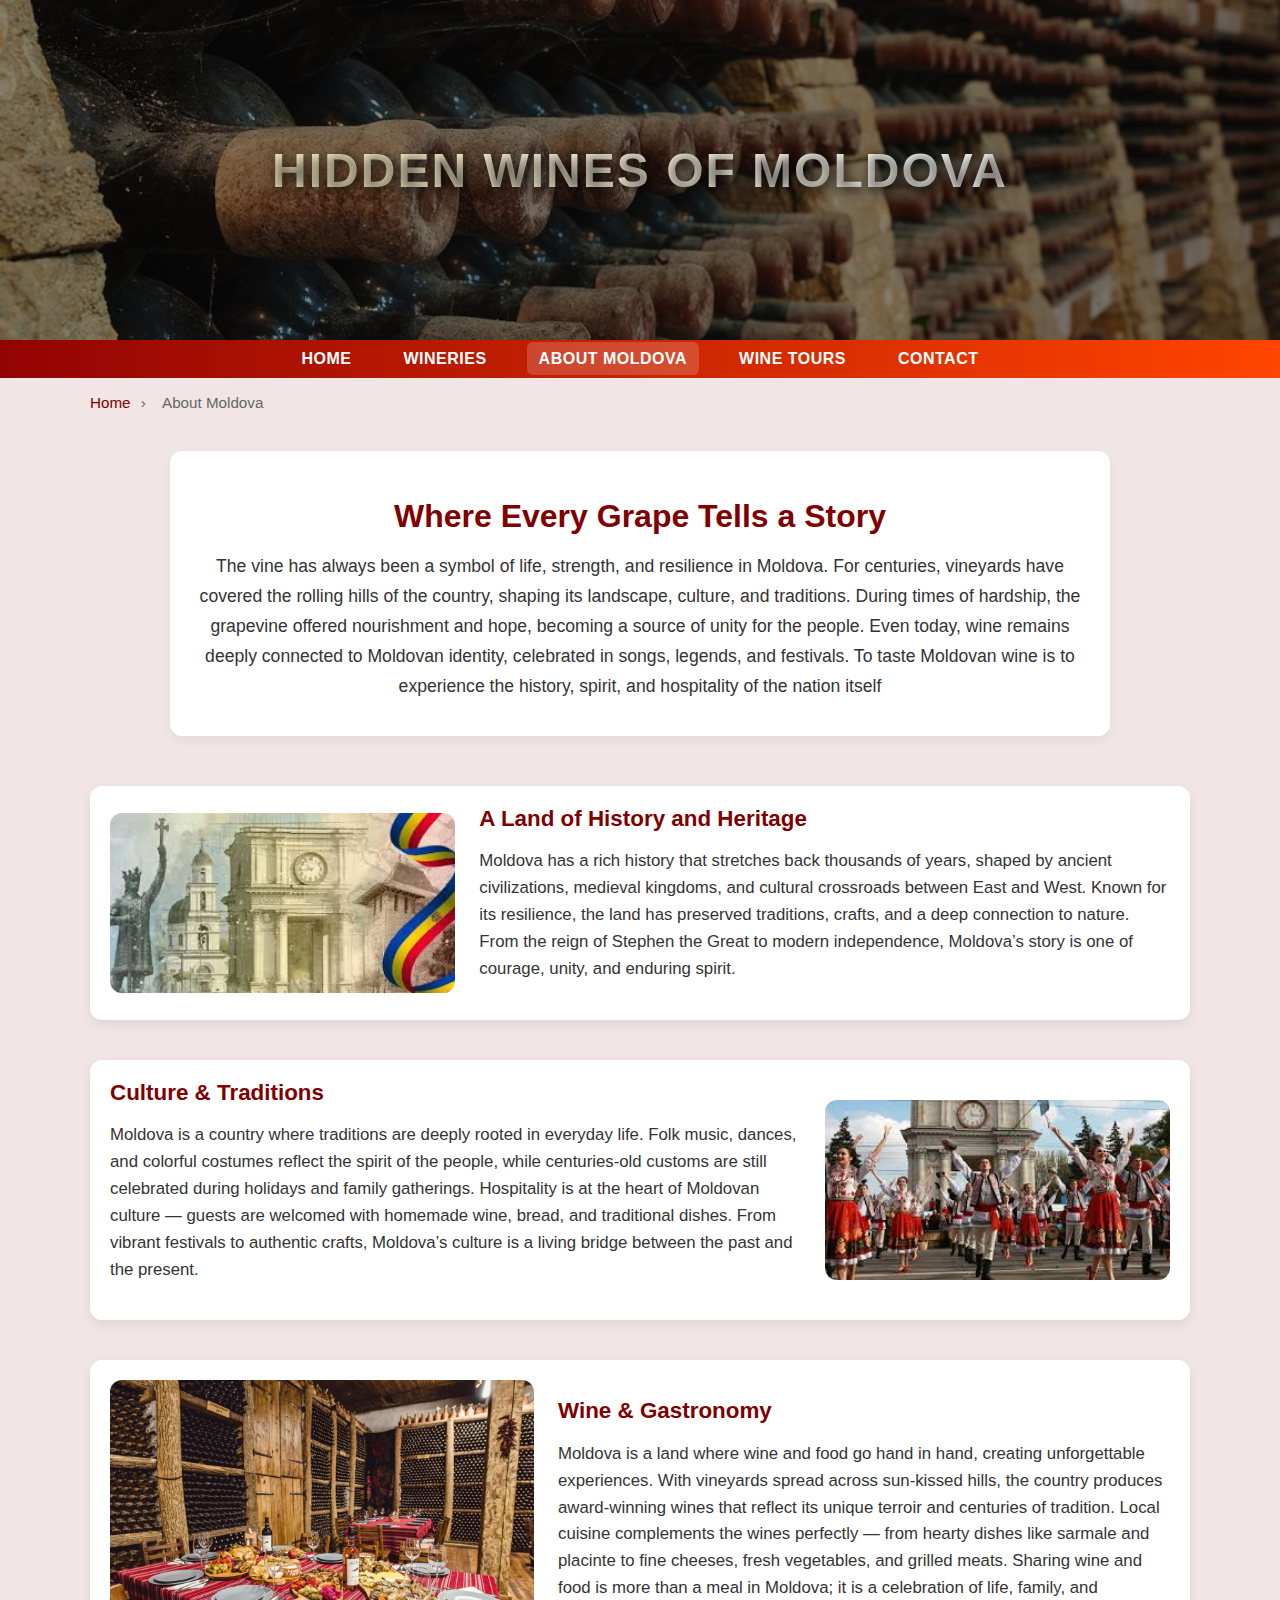
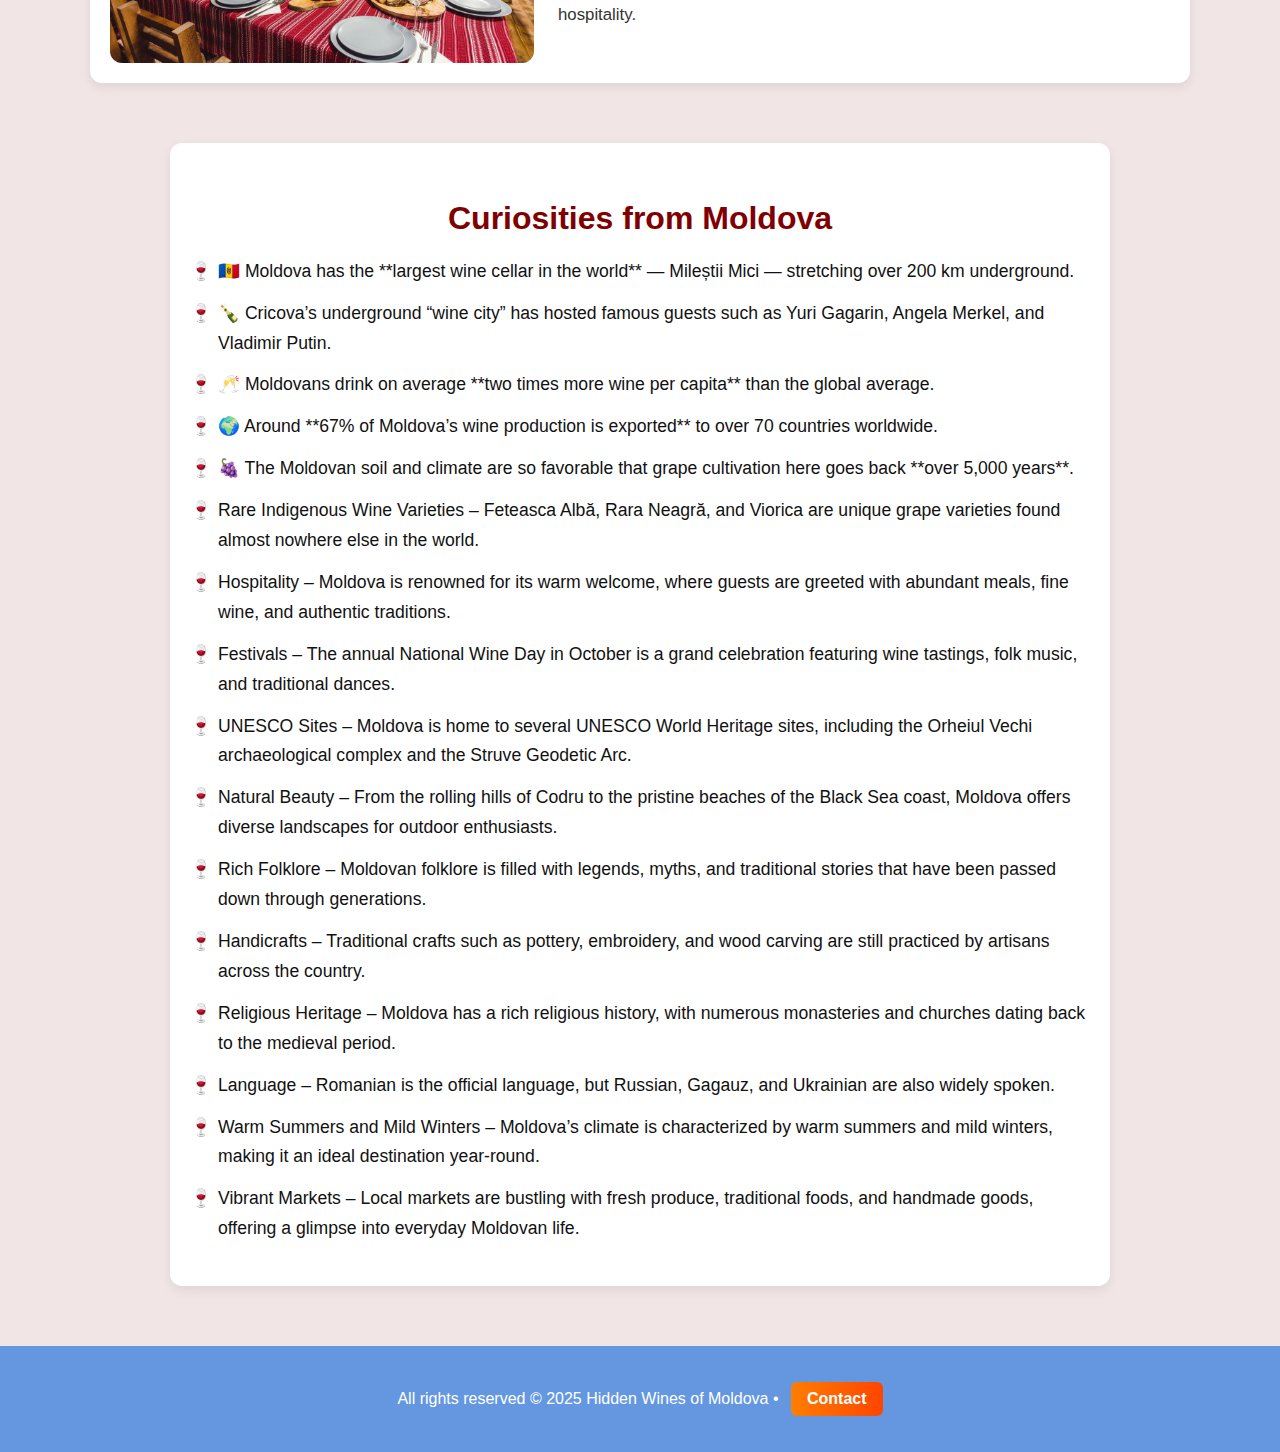
<file: about.html>
<!doctype html>
<html lang="en">
<head>
  <meta charset="utf-8" >
  <meta name="viewport" content="width=device-width, initial-scale=1" />
  <title>About Moldova • Hidden Wines Moldova</title>
  <meta name="description" content="Discover Moldova's history, culture, and winemaking traditions.">
  <link rel="stylesheet" href="styles.css" />
</head>
<body class="about-page">
 
  <header class="hero-header">
  <div class="hero-overlay">
    <h1>Hidden Wines of Moldova</h1>
  </div>
</header>

    <nav class="main-nav">
      <ul>
        <li><a href="index.html">Home</a></li>
        <li><a href="wineries.html">Wineries</a></li>
        <li><a href="about.html" class="active">About Moldova</a></li>
        <li><a href="wine-tours.html">Wine Tours</a></li>
        <li><a href="contact.html">Contact</a></li>

      </ul>
    </nav>
  </header>

  <main>
    <!-- Breadcrumb -->
    <nav class="breadcrumb" aria-label="Breadcrumb">
      <a href="index.html">Home</a> <span>›</span> <span>About Moldova</span>
    </nav>

    <!-- Section : Intro -->
    <section class="about-intro">
      <h2>Where Every Grape Tells a Story</h2>
      <p>
       The vine has always been a symbol of life, strength, and resilience in Moldova.
        For centuries, vineyards have covered the rolling hills of the country, shaping its landscape, culture,
         and traditions. During times of hardship, the grapevine offered nourishment and hope, becoming a source of
          unity for the people. Even today, wine remains deeply connected to Moldovan identity, celebrated in songs, 
          legends, and festivals. To taste Moldovan wine is to experience the history, spirit, and hospitality of the 
          nation itself
      </p>
    
    </section>
    <!-- Section culture -->
     <section class="about-cells">
  <div class="about-cell">
    <img src="images/history.jpg" alt="Medieval fortress in Moldova" class="about-img">
    <div class="about-text">
      <h3>A Land of History and Heritage</h3>
      <p>
       Moldova has a rich history that stretches back thousands of years, shaped by ancient civilizations,
        medieval kingdoms, and cultural crossroads between East and West. Known for its resilience, the land has 
        preserved traditions, crafts, and a deep connection to nature. From the reign of Stephen the Great to modern 
        independence, Moldova’s story is one of courage, unity, and enduring spirit.
      </p>
    </div>
  </div>

  <div class="about-cell">
    <img src="images/culture.jpg" alt="Traditional Moldovan dance" class="about-img">
    <div class="about-text">
      <h3>Culture & Traditions</h3>
      <p>
       Moldova is a country where traditions are deeply rooted in everyday life. Folk music, dances, and colorful
        costumes reflect the spirit of the people, while centuries-old customs are still celebrated during holidays 
        and family gatherings. Hospitality is at the heart of Moldovan culture — guests are welcomed with homemade wine, 
        bread, and traditional dishes. From vibrant festivals to authentic crafts, Moldova’s culture is a living bridge 
        between the past and the present.
      </p>
    </div>
  </div>

  <div class="about-cell">
    <img src="images/wine.jpeg" alt="Moldovan wine and traditional food" class="about-img">
    <div class="about-text">
      <h3>Wine & Gastronomy</h3>
      <p>
       Moldova is a land where wine and food go hand in hand, creating unforgettable experiences. 
       With vineyards spread across sun-kissed hills, the country produces award-winning wines that reflect its unique
        terroir and centuries of tradition. Local cuisine complements the wines perfectly — from hearty dishes like
         sarmale and placinte to fine cheeses, fresh vegetables, and grilled meats. Sharing wine and food is more than
          a meal in Moldova; it is a celebration of life, family, and hospitality.
      </p>
    </div>
  </div>
</section>

<!-- Section curiosities -->
<section class="wine-facts">
  <h2> Curiosities from Moldova</h2>
  <ul>
    <li>🇲🇩 Moldova has the **largest wine cellar in the world** — Mileștii Mici — stretching over 200 km underground.</li>
    <li>🍾 Cricova’s underground “wine city” has hosted famous guests such as Yuri Gagarin, Angela Merkel, and Vladimir Putin.</li>
    <li>🥂 Moldovans drink on average **two times more wine per capita** than the global average.</li>
    <li>🌍 Around **67% of Moldova’s wine production is exported** to over 70 countries worldwide.</li>
    <li>🍇 The Moldovan soil and climate are so favorable that grape cultivation here goes back **over 5,000 years**.</li>
    <li>Rare Indigenous Wine Varieties – Feteasca Albă, Rara Neagră, and Viorica are unique grape varieties found almost nowhere else in the world.</li>
    <li>Hospitality – Moldova is renowned for its warm welcome, where guests are greeted with abundant meals, fine wine, and authentic traditions.</li>
    <li>Festivals – The annual National Wine Day in October is a grand celebration featuring wine tastings, folk music, and traditional dances.</li>
    <li>UNESCO Sites – Moldova is home to several UNESCO World Heritage sites, including the Orheiul Vechi archaeological complex and the Struve Geodetic Arc.</li>
    <li>Natural Beauty – From the rolling hills of Codru to the pristine beaches of the Black Sea coast, Moldova offers diverse landscapes for outdoor enthusiasts.</li>  
    <li>Rich Folklore – Moldovan folklore is filled with legends, myths, and traditional stories that have been passed down through generations.</li>
    <li>Handicrafts – Traditional crafts such as pottery, embroidery, and wood carving are still practiced by artisans across the country.</li>
    <li>Religious Heritage – Moldova has a rich religious history, with numerous monasteries and churches dating back to the medieval period.</li>
    <li>Language – Romanian is the official language, but Russian, Gagauz, and Ukrainian are also widely spoken.</li>
    <li>Warm Summers and Mild Winters – Moldova’s climate is characterized by warm summers and mild winters, making it an ideal destination year-round.</li>
    <li>Vibrant Markets – Local markets are bustling with fresh produce, traditional foods, and handmade goods, offering a glimpse into everyday Moldovan life.</li>  

  </ul>
</section>

  </main>
<footer class="site-footer">
  <p>All rights reserved &copy; 2025 Hidden Wines of Moldova • 
    <a href="contact.html" class="footer-btn">Contact</a>
  </p>
</footer>


</body>
</html>
</file>
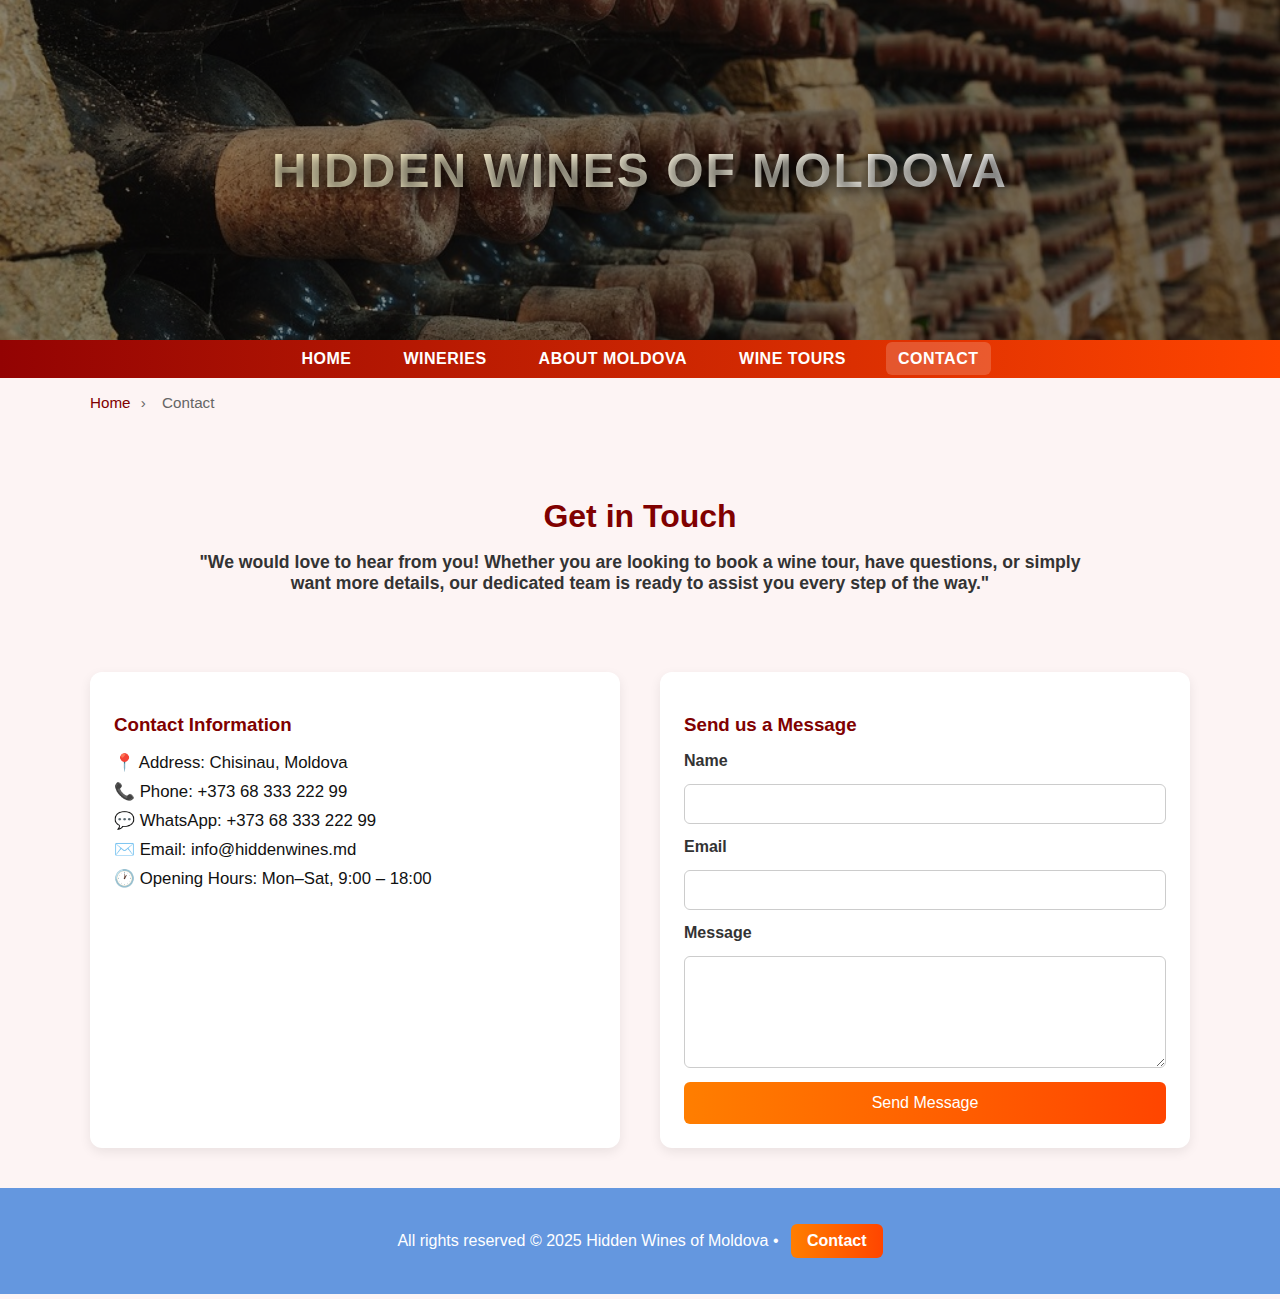
<file: contact.html>
<!doctype html>
<html lang="en">
<head>
  <meta charset="utf-8" >
  <meta name="viewport" content="width=device-width, initial-scale=1" />
  <title>Contact • Hidden Wines of Moldova</title>
  <meta name="description" content="Get in touch with Hidden Wines of Moldova for tours, bookings, and questions.">
  <link rel="stylesheet" href="styles.css" />
</head>
<body class="contact-page">
  <header class="hero-header">
  <div class="hero-overlay">
    <h1>Hidden Wines of Moldova</h1>
  </div>
</header>

    <nav class="main-nav">
      <ul>
        <li><a href="index.html">Home</a></li>
        <li><a href="wineries.html">Wineries</a></li>
        <li><a href="about.html">About Moldova</a></li>
        <li><a href="wine-tours.html">Wine Tours</a></li>
        <li><a href="contact.html" class="active" aria-current="page">Contact</a></li>
      </ul>
    </nav>
  </header>

  <main>
    <!-- Breadcrumb -->
    <nav class="breadcrumb" aria-label="Breadcrumb">
      <a href="index.html">Home</a> <span>›</span> <span>Contact</span>
    </nav>

    <!-- Section Contact -->
    <section class="contact-hero">
      <h2>Get in Touch</h2>
      <p><strong>"We would love to hear from you! Whether you are looking to book a wine tour, have questions, or simply want more details,
         our dedicated team is ready to assist you every step of the way."</strong></p>
    </section>

    <section class="contact-container">
      <div class="contact-info">
        <h3>Contact Information</h3>
        <p>📍 Address: Chisinau, Moldova</p>
        <p>📞 Phone: +373 68 333 222 99</p>
        <p>💬 WhatsApp: +373 68 333 222 99</p>
        <p>✉️ Email: info@hiddenwines.md</p>
        <p>🕐 Opening Hours: Mon–Sat, 9:00 – 18:00</p>
      </div>

      <div class="contact-form">
        <h3>Send us a Message</h3>
        <form action="#" method="post">
          <label for="name">Name</label>
          <input type="text" id="name" name="name" required>

          <label for="email">Email</label>
          <input type="email" id="email" name="email" required>

          <label for="message">Message</label>
          <textarea id="message" name="message" rows="5" required></textarea>

          <button type="submit">Send Message</button>
        </form>
      </div>
    </section>
  </main>

<footer class="site-footer">
  <p>All rights reserved &copy; 2025 Hidden Wines of Moldova • 
    <a href="contact.html" class="footer-btn">Contact</a>
  </p>
</footer>


</body>
</html>
</file>
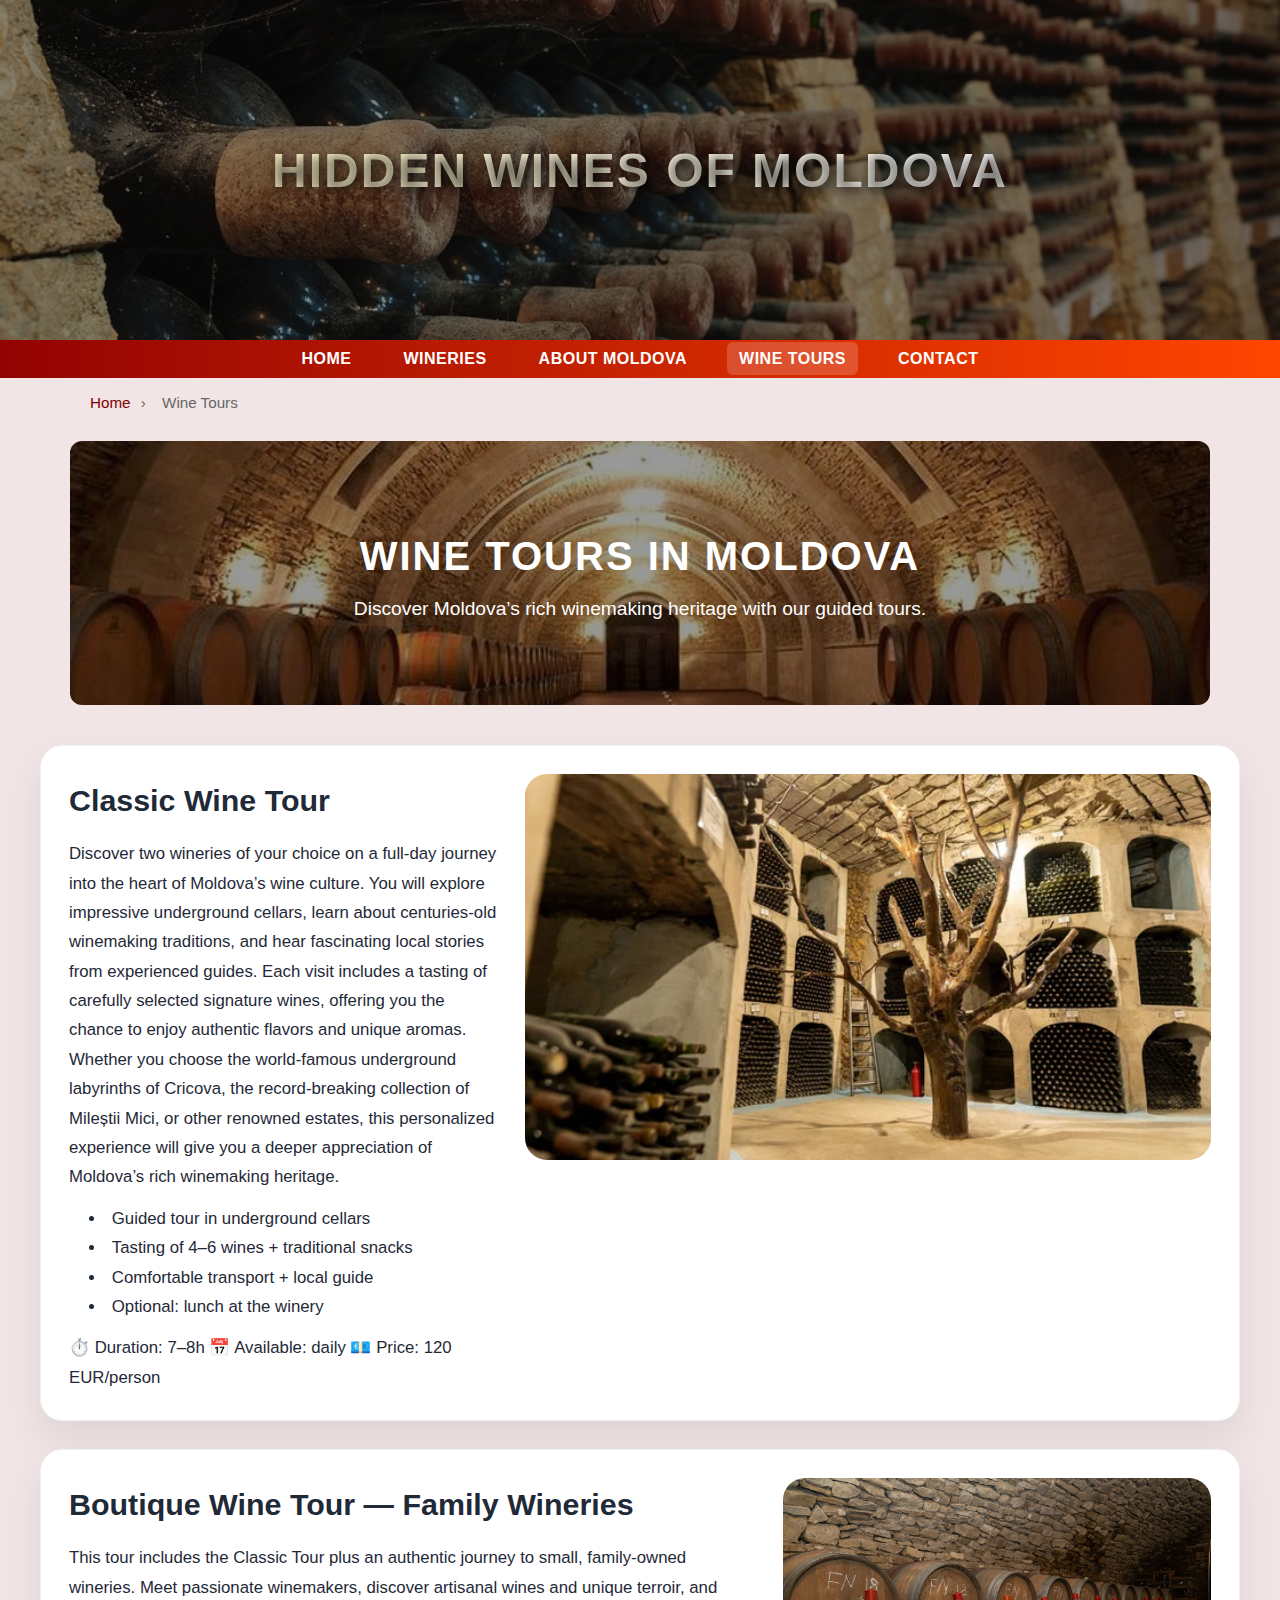
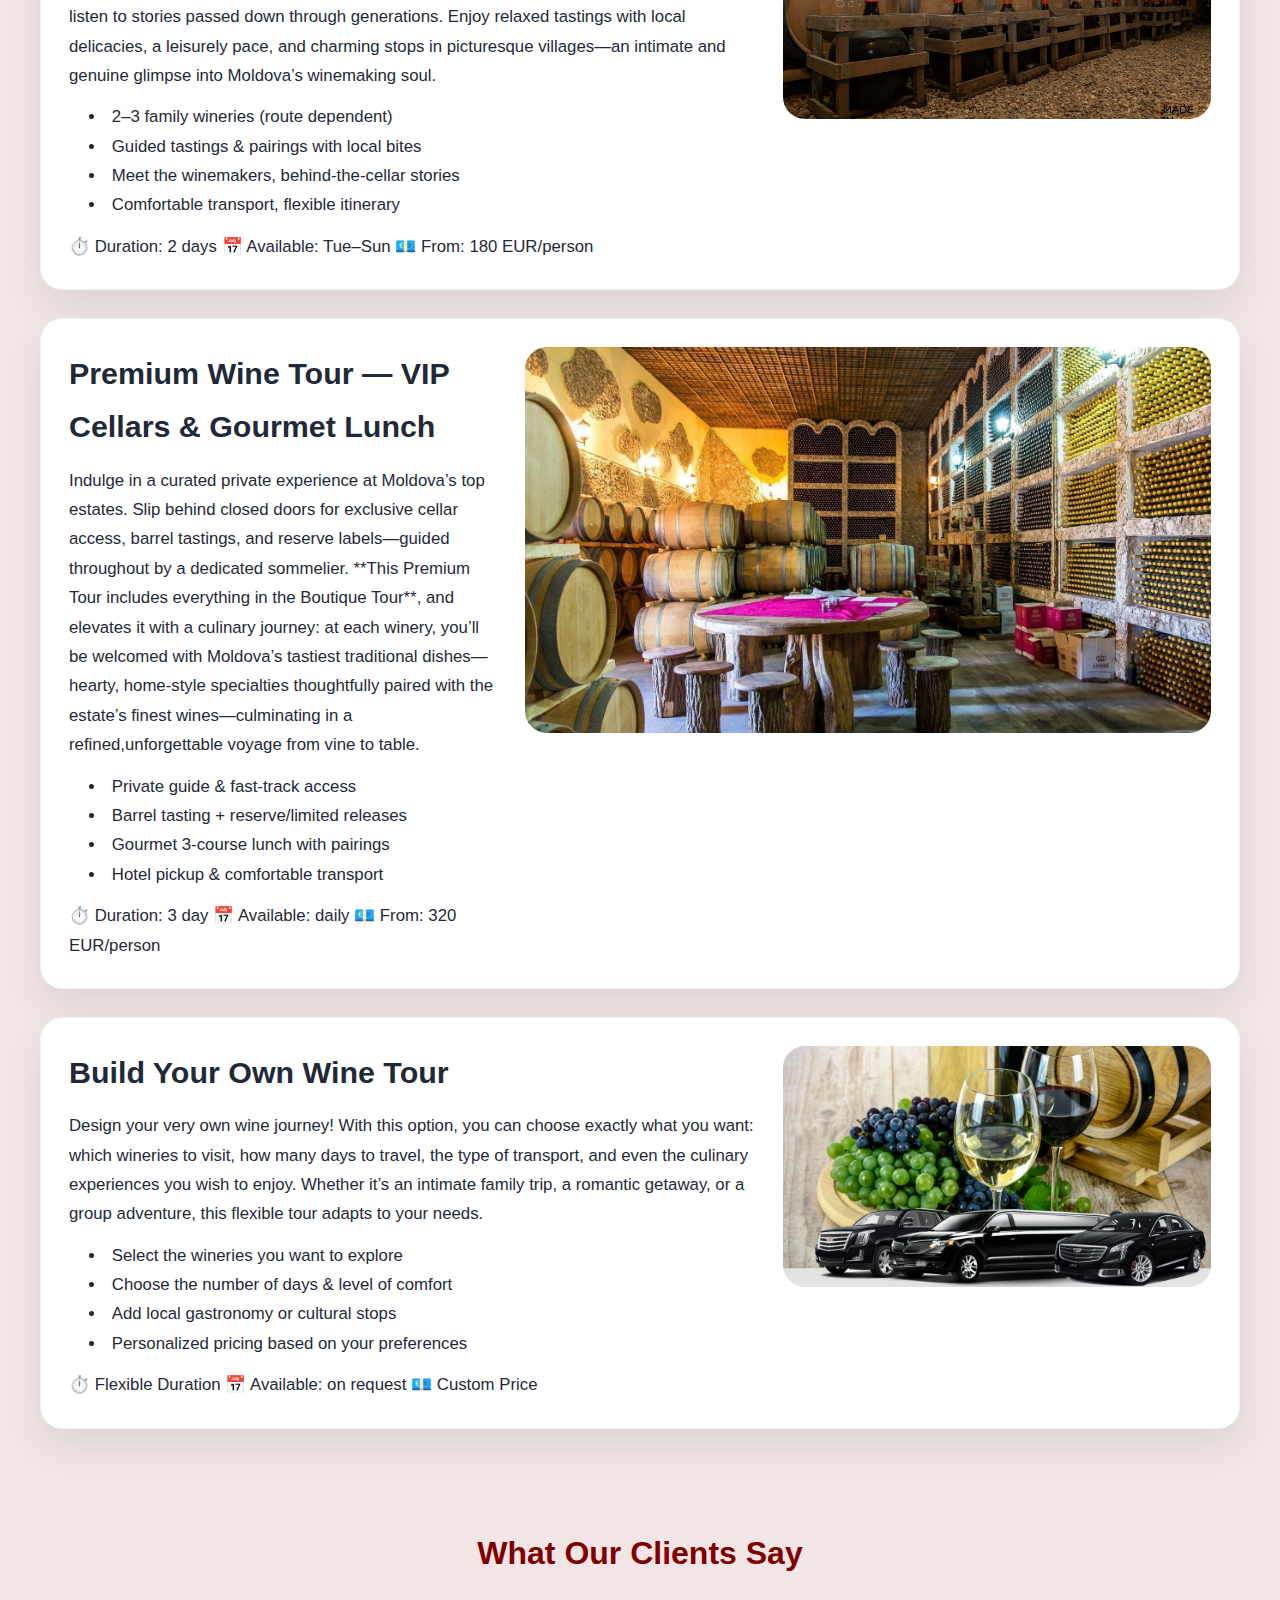
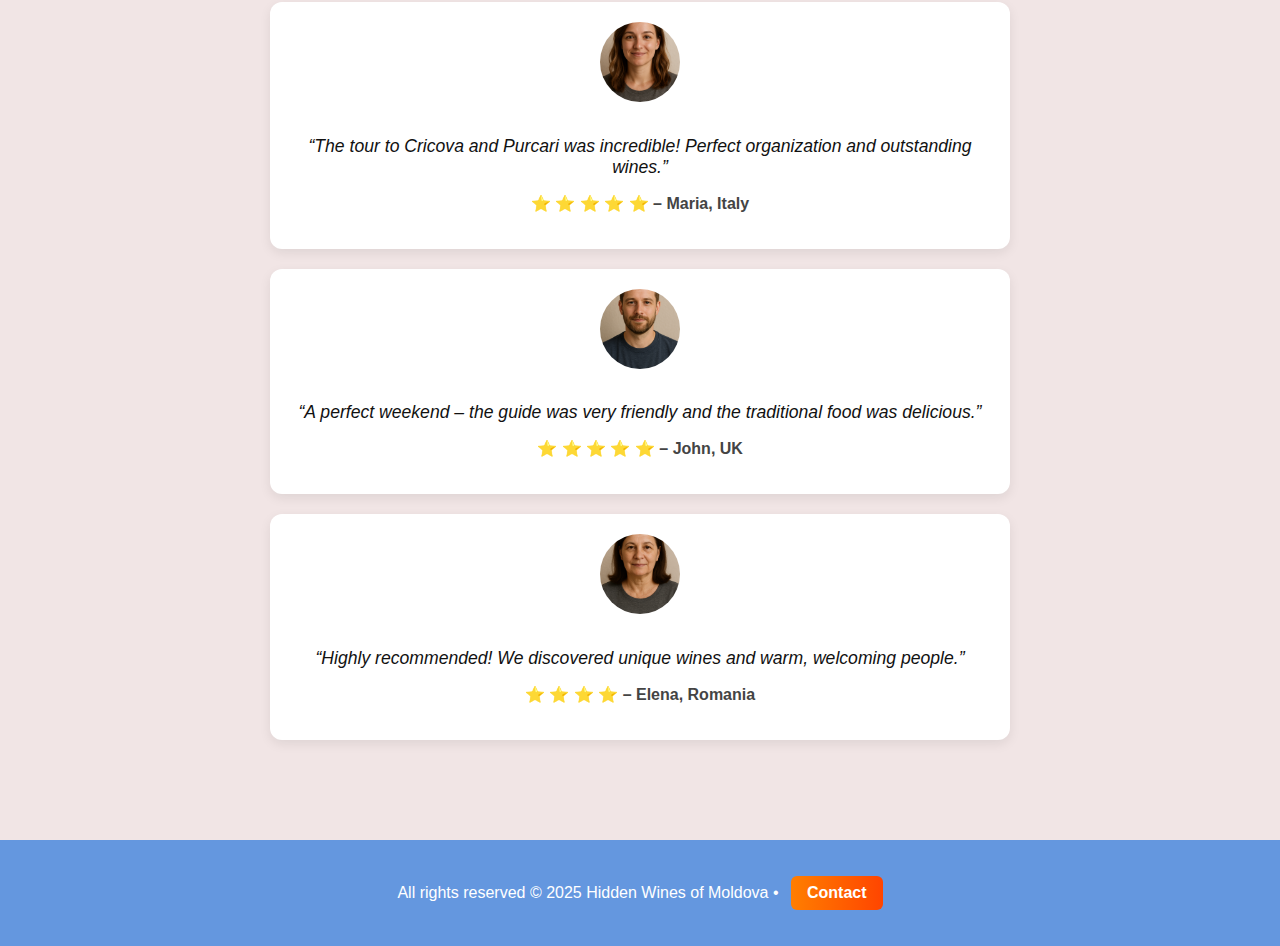
<file: wine-tours.html>
<!doctype html>
<html lang="en">
<head>
  <meta charset="utf-8" >
  <meta name="viewport" content="width=device-width, initial-scale=1" />
  <title>Wine Tours • Hidden Wines of Moldova</title>
  <link rel="stylesheet" href="styles.css" />
</head>
<body>
  <header class="hero-header">
  <div class="hero-overlay">
    <h1>Hidden Wines of Moldova</h1>
  </div>
</header>

    <nav class="main-nav">
      <ul>
        <li><a href="index.html">Home</a></li>
        <li><a href="wineries.html">Wineries</a></li>
        <li><a href="about.html">About Moldova</a></li>
        <li><a href="wine-tours.html" class="active" >Wine Tours</a></li>
        <li><a href="contact.html">Contact</a></li>

      </ul>
    </nav>
  </header>

  <main>
    <!-- Breadcrumb -->
    <nav class="breadcrumb" aria-label="Breadcrumb">
      <a href="index.html">Home</a> <span>›</span> <span>Wine Tours</span>
    </nav>

    <!-- HERO  -->
    <section class="hero">
      <h2>Wine Tours in Moldova</h2>
      <p>Discover Moldova’s rich winemaking heritage with our guided tours.</p>
    </section>

    <section class="tours">
      <!-- 1) CLASSIC TOUR  -->
      <article class="tour" id="classic-tour">
        <div class="tour-text">
          <h3>Classic Wine Tour</h3>
          <p>
            Discover two wineries of your choice on a full-day journey into the heart of Moldova’s wine culture. 
            You will explore impressive underground cellars, learn about centuries-old winemaking traditions, 
            and hear fascinating local stories from experienced guides. Each visit includes a tasting of carefully 
            selected signature wines, offering you the chance to enjoy authentic flavors and unique aromas.
            Whether you choose the world-famous underground labyrinths of Cricova, the record-breaking collection of 
            Mileștii Mici, or other renowned estates, this personalized experience will give you a deeper appreciation 
            of Moldova’s rich winemaking heritage.
          </p>
          <ul class="highlights">
            <li>Guided tour in underground cellars</li>
            <li>Tasting of 4–6 wines + traditional snacks</li>
            <li>Comfortable transport + local guide</li>
            <li>Optional: lunch at the winery</li>
          </ul>
          <div class="meta">
            <span class="badge">⏱️ Duration: 7–8h</span>
            <span class="badge">📅 Available: daily</span>
            <span class="badge">💶 Price: 120 EUR/person</span>
          </div>
        </div>

        <div class="tour-image">
          <img src="images/milestii-mici2.jpg" alt="Classic Wine Tour in Moldova" loading="lazy">
        </div>
      </article>

      <!-- 2) BOUTIQUE TOUR -->
      
<article class="tour reverse" id="boutique-tour">
  <div class="tour-text">
    <h3>Boutique Wine Tour — Family Wineries</h3>
    <p>
      This tour includes the Classic Tour plus an authentic journey to small, family-owned wineries.
      Meet passionate winemakers, discover artisanal wines and unique terroir, and listen to stories passed down
      through generations. Enjoy relaxed tastings with local delicacies, a leisurely pace, and charming stops in
      picturesque villages—an intimate and genuine glimpse into Moldova’s winemaking soul.
    </p>
    <ul class="highlights">
      <li>2–3 family wineries (route dependent)</li>
      <li>Guided tastings & pairings with local bites</li>
      <li>Meet the winemakers, behind-the-cellar stories</li>
      <li>Comfortable transport, flexible itinerary</li>
    </ul>
    <div class="meta">
      <span class="badge">⏱️ Duration: 2 days</span>
      <span class="badge">📅 Available: Tue–Sun</span>
      <span class="badge">💶 From: 180 EUR/person</span>
    </div>
  </div>

  <div class="tour-image">
    <img src="images/botique-tour.jpg" alt="Boutique wineries tour in Moldova" loading="lazy">
  </div>
</article>

<!-- 3) PREMIUM TOUR  -->
<article class="tour" id="premium-tour">
  <div class="tour-text">
    <h3>Premium Wine Tour — VIP Cellars & Gourmet Lunch</h3>
    <p>
      Indulge in a curated private experience at Moldova’s top estates. Slip behind closed doors for exclusive cellar 
      access, barrel tastings, and reserve labels—guided throughout by a dedicated sommelier.
       **This Premium Tour includes everything in the Boutique Tour**, and elevates it with a culinary journey: 
       at each winery, you’ll be welcomed with Moldova’s tastiest traditional dishes—hearty, home-style specialties 
       thoughtfully paired with the estate’s finest wines—culminating in a refined,unforgettable voyage from vine 
       to table.
    </p>
    <ul class="highlights">
      <li>Private guide & fast-track access</li>
      <li>Barrel tasting + reserve/limited releases</li>
      <li>Gourmet 3-course lunch with pairings</li>
      <li>Hotel pickup & comfortable transport</li>
    </ul>
    <div class="meta">
      <span class="badge">⏱️ Duration: 3 day</span>
      <span class="badge">📅 Available: daily</span>
      <span class="badge">💶 From: 320 EUR/person</span>
    </div>
   
  </div>

  <div class="tour-image">
    <img src="images/premium-tour.jpg"
         alt="Premium wine tour with gourmet lunch in Moldova" loading="lazy">
  </div>
</article>

<!-- 4) BUILD YOUR OWN TOUR -->
<article class="tour reverse" id="custom-tour">
  <div class="tour-text">
    <h3>Build Your Own Wine Tour</h3>
    <p>
      Design your very own wine journey! With this option, you can choose exactly what you want: 
      which wineries to visit, how many days to travel, the type of transport, and even the culinary 
      experiences you wish to enjoy. Whether it’s an intimate family trip, a romantic getaway, or 
      a group adventure, this flexible tour adapts to your needs.
    </p>
    <ul class="highlights">
      <li>Select the wineries you want to explore</li>
      <li>Choose the number of days & level of comfort</li>
      <li>Add local gastronomy or cultural stops</li>
      <li>Personalized pricing based on your preferences</li>
    </ul>
    <div class="meta">
      <span class="badge">⏱️ Flexible Duration</span>
      <span class="badge">📅 Available: on request</span>
      <span class="badge">💶 Custom Price</span>
    </div>
  </div>

  <div class="tour-image">
    <img src="images/custom-tour.jpg" 
         alt="Custom wine tour in Moldova" loading="lazy">
  </div>
</article>


<section class="testimonials">
  <h2>What Our Clients Say</h2>

  <div class="testimonial-card">
    <img src="images/client1.png" alt="Maria from Italy" class="testimonial-img">
    <p class="testimonial-text">“The tour to Cricova and Purcari was incredible! Perfect organization and outstanding wines.”</p>
    <p class="testimonial-name">⭐ ⭐ ⭐ ⭐ ⭐ – Maria, Italy</p>
  </div>

  <div class="testimonial-card">
    <img src="images/client2.png" alt="John from UK" class="testimonial-img">
    <p class="testimonial-text">“A perfect weekend – the guide was very friendly and the traditional food was delicious.”</p>
    <p class="testimonial-name">⭐ ⭐ ⭐ ⭐ ⭐ – John, UK</p>
  </div>

  <div class="testimonial-card">
    <img src="images/client3.png" alt="Elena from Romania" class="testimonial-img">
    <p class="testimonial-text">“Highly recommended! We discovered unique wines and warm, welcoming people.”</p>
    <p class="testimonial-name">⭐ ⭐ ⭐ ⭐ – Elena, Romania</p>
  </div>
</section>


  </main>
<footer class="site-footer">
  <p>All rights reserved &copy; 2025 Hidden Wines of Moldova • 
    <a href="contact.html" class="footer-btn">Contact</a>
  </p>
</footer>


</body>
</file>
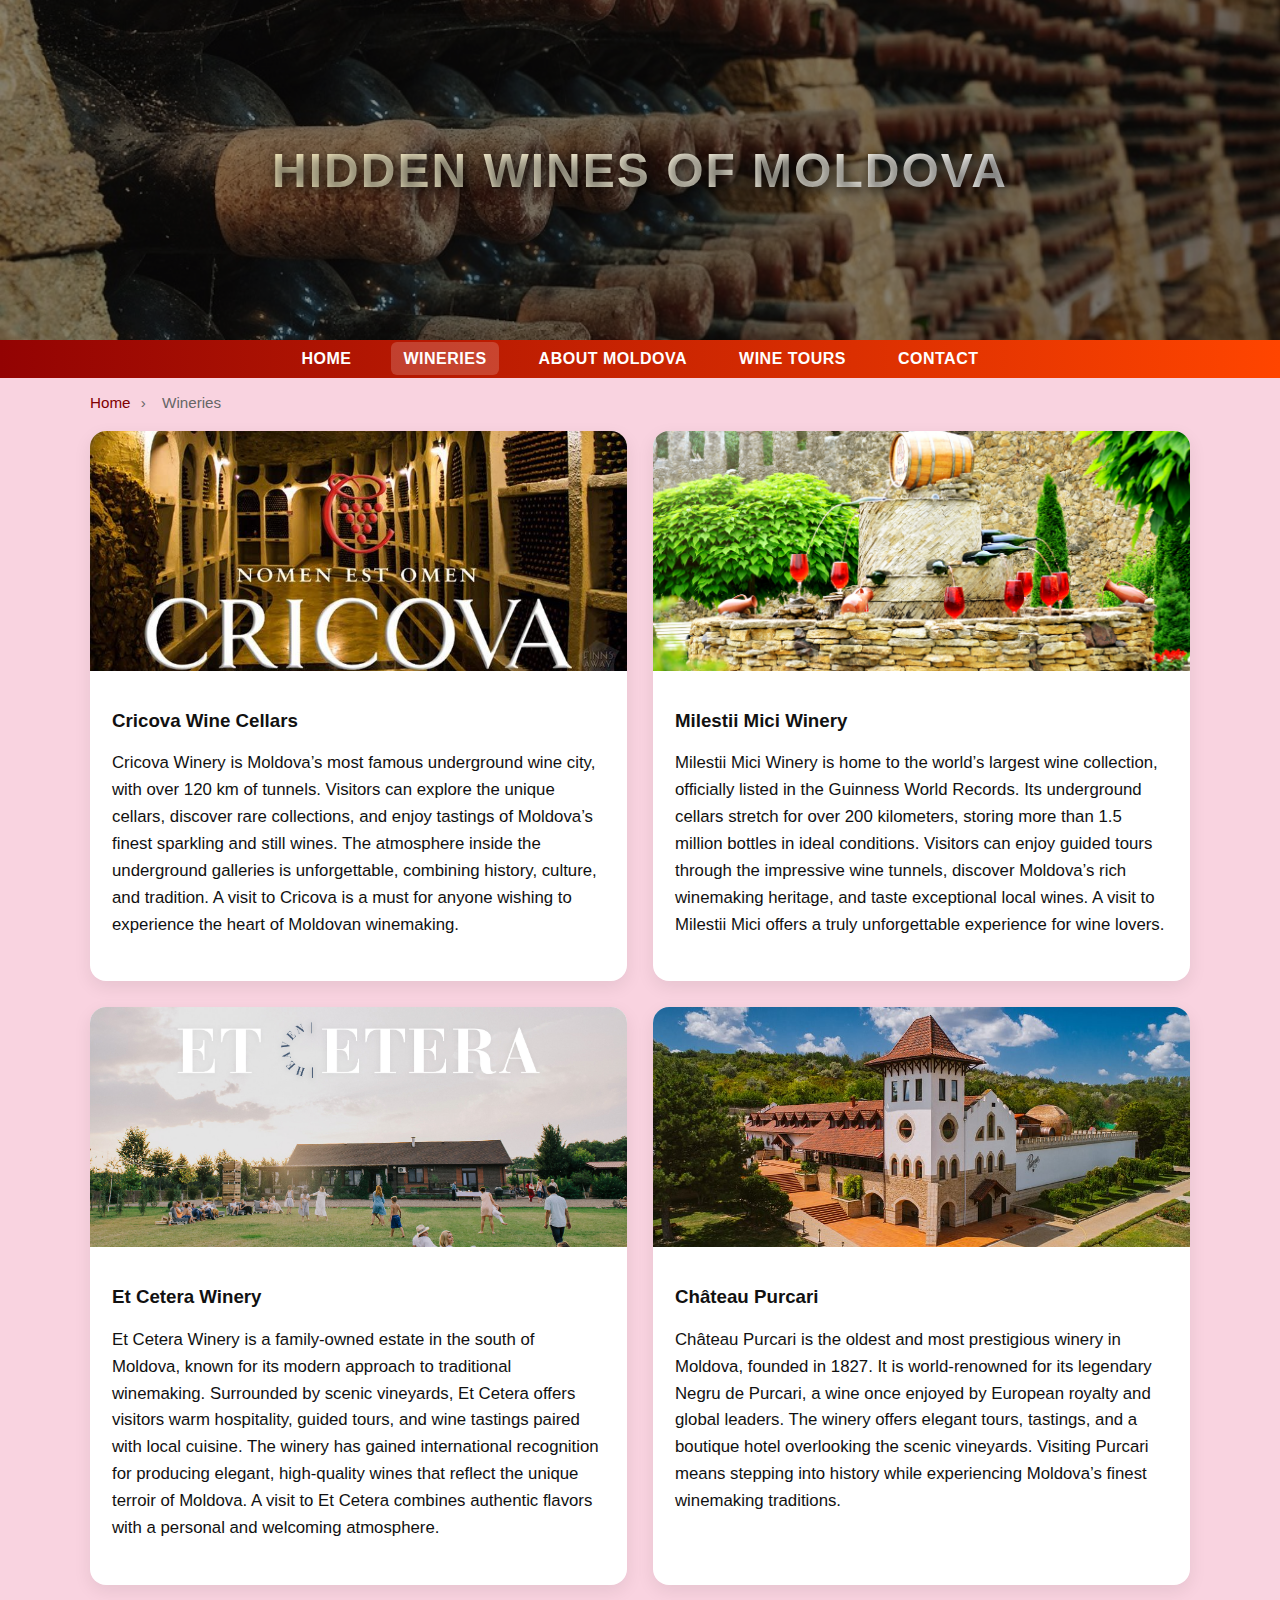
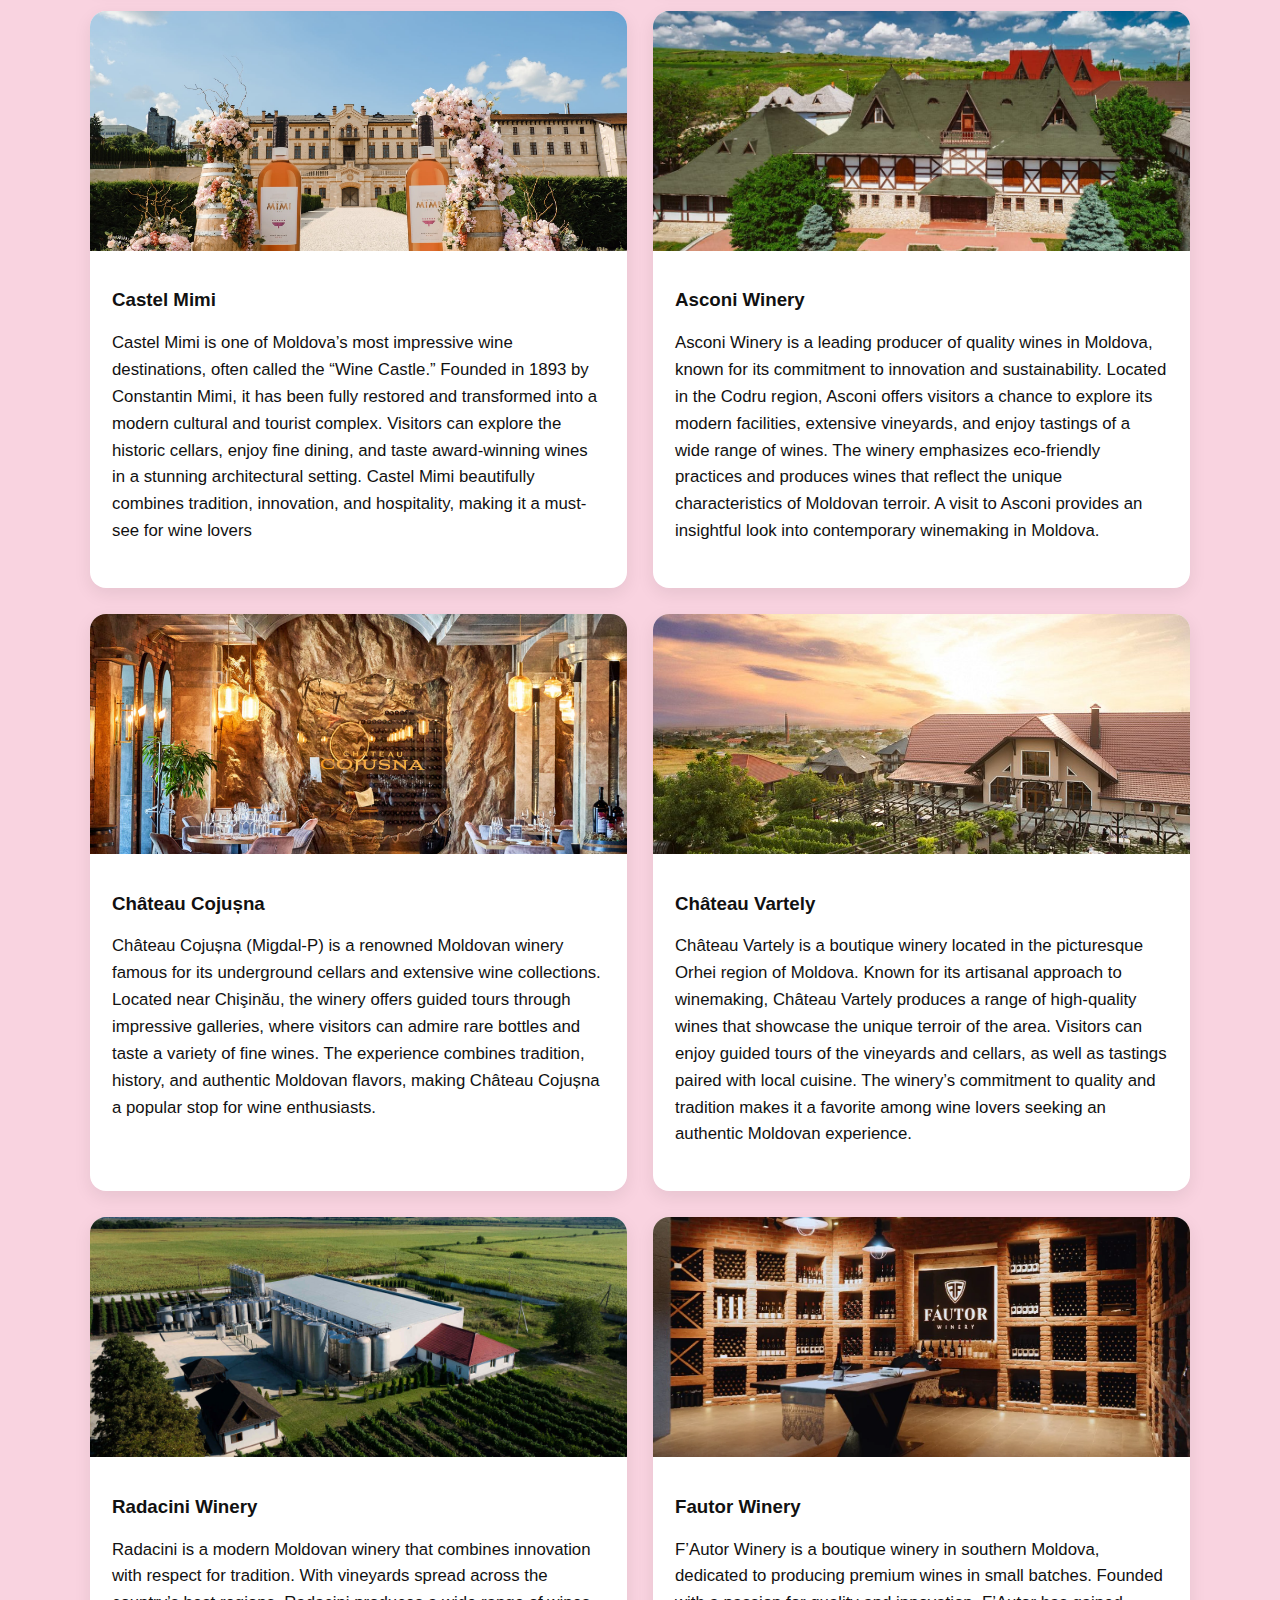
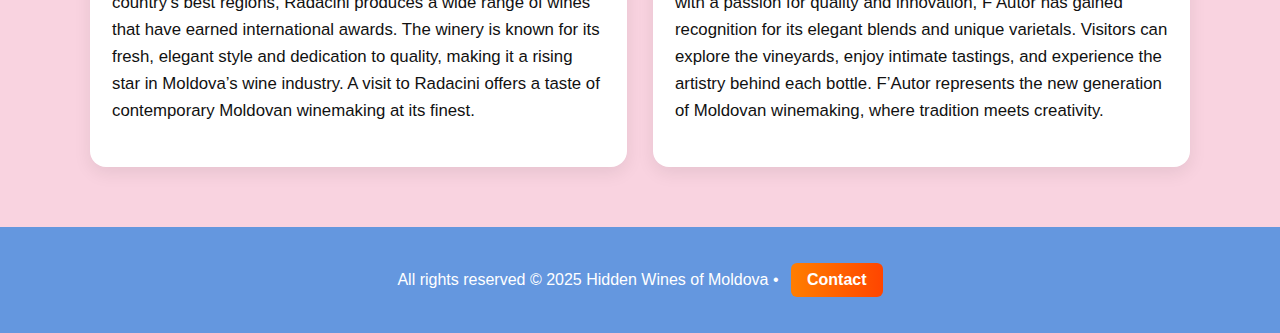
<file: wineries.html>
<!doctype html>
<html lang="en">
<head>
  <meta charset="utf-8" > 
  <meta name="viewport" content="width=device-width, initial-scale=1" />
  <title>Wineries • Hidden Wines Moldova</title>
  <meta name="description" content="Discover Moldova’s best wineries and book guided tours with Hidden Wines of Moldova.">
  <link rel="stylesheet" href="styles.css" />
</head>

    <body class="wineries-page">

 <header class="hero-header">
  <div class="hero-overlay">
    <h1>Hidden Wines of Moldova</h1>
  </div>
</header>

<nav class="main-nav">
  <ul>
    <li><a href="index.html">Home</a></li>
    <li><a href="wineries.html" class="active">Wineries</a></li>
    <li><a href="about.html">About Moldova</a></li>
    <li><a href="wine-tours.html">Wine Tours</a></li>
    <li><a href="contact.html">Contact</a></li>

  </ul>
</nav>


  

  <main>
  
    <nav class="breadcrumb" aria-label="Breadcrumb">
      <a href="index.html">Home</a> <span>›</span> <span>Wineries</span>
    </nav>

    <section class="wineries-grid two-per-row">
  <article class="winery-card">
    <a href="wineries/cricova.html" class="card-link">
      <img src="images/Cricova.jpg" alt="Cricova underground wine city" loading="lazy">
      <div class="card-body">
        <h3>Cricova Wine Cellars</h3>
        <p>Cricova Winery is Moldova’s most famous underground wine city, with over 120 km of tunnels.
             Visitors can explore the unique cellars, discover rare collections, and enjoy tastings of Moldova’s 
             finest sparkling and still wines. The atmosphere inside the underground galleries is unforgettable,
              combining history, culture, and tradition. A visit to Cricova is a must for anyone wishing to experience 
              the heart of Moldovan winemaking.</p>
      </div>
    </a>
  </article>

  <article class="winery-card">
    <a href="wineries/milestii-mici.html" class="card-link">
      <img src="images/milestii-mici.jpg" alt="Mileștii Mici cellars" loading="lazy">
      <div class="card-body">
        <h3>Milestii Mici Winery</h3>
        <p>Milestii Mici Winery is home to the world’s largest wine collection,
             officially listed in the Guinness World Records. Its underground cellars stretch for over 200 kilometers, 
             storing more than 1.5 million bottles in ideal conditions.
              Visitors can enjoy guided tours through the impressive wine tunnels, discover Moldova’s rich winemaking
               heritage, and taste exceptional local wines. A visit to Milestii Mici offers a truly unforgettable 
               experience for wine lovers.</p>
      </div>
    </a>
  </article>

  <article class="winery-card">
    <a href="wineries/et-cetera.html" class="card-link">
      <img src="images/et-cetera.jpg" alt="Et Cetera winery" loading="lazy">
      <div class="card-body">
        <h3>Et Cetera Winery</h3>
        <p>Et Cetera Winery is a family-owned estate in the south of Moldova,
             known for its modern approach to traditional winemaking. Surrounded by scenic vineyards,
              Et Cetera offers visitors warm hospitality, guided tours, and wine tastings paired with local cuisine. 
              The winery has gained international recognition for producing elegant,
               high-quality wines that reflect the unique terroir of Moldova.
                A visit to Et Cetera combines authentic flavors with a personal and welcoming atmosphere.</p>
      </div>
    </a>
  </article>

  <article class="winery-card">
    <a href="wineries/purcari.html" class="card-link">
      <img src="images/purcari.jpg" alt="Purcari vineyards and chateau" loading="lazy">
      <div class="card-body">
        <h3>Château Purcari</h3>
        <p>Château Purcari is the oldest and most prestigious winery in Moldova, 
            founded in 1827. It is world-renowned for its legendary Negru de Purcari,
             a wine once enjoyed by European royalty and global leaders. The winery offers elegant tours, tastings,
              and a boutique hotel overlooking the scenic vineyards. Visiting Purcari means stepping into history
               while experiencing Moldova’s finest winemaking traditions.</p>
      </div>
    </a>
  </article>

  <article class="winery-card">
    <a href="wineries/castel-mimi.html" class="card-link">
      <img src="images/castel-mimi.jpg" alt="Castel Mimi winery and chateau" loading="lazy">
      <div class="card-body">
        <h3>Castel Mimi</h3>
        <p>Castel Mimi is one of Moldova’s most impressive wine destinations, often called the “Wine Castle.”
             Founded in 1893 by Constantin Mimi, it has been fully restored and transformed into a modern cultural 
             and tourist complex. Visitors can explore the historic cellars, enjoy fine dining, and taste award-winning 
             wines in a stunning architectural setting. Castel Mimi beautifully combines tradition, innovation,
              and hospitality, making it a must-see for wine lovers</p>
      </div>
    </a>
  </article>

<article class="winery-card">
  <a href="wineries/asconi.html" class="card-link">
    <img src="images/asconi.jpg" alt="Asconi winery and vineyards" loading="lazy">
    <div class="card-body">
      <h3>Asconi Winery</h3>
      <p>Asconi Winery is a leading producer of quality wines in Moldova, known for its commitment to innovation
         and sustainability. Located in the Codru region, Asconi offers visitors a chance to explore its modern 
         facilities, extensive vineyards, and enjoy tastings of a wide range of wines. The winery emphasizes 
         eco-friendly practices and produces wines that reflect the unique characteristics of Moldovan terroir.
         A visit to Asconi provides an insightful look into contemporary winemaking in Moldova.</p>
    </div>
  </a>
</article>

<article class="winery-card">
  <a href="wineries/chateau-cojusna.html" class="card-link">
    <img src="images/chateau-cojusna.jpg" alt="Château Cojușna winery and vineyards" loading="lazy">
    <div class="card-body">
      <h3>Château Cojușna</h3>
      <p>Château Cojușna (Migdal-P) is a renowned Moldovan winery famous for its underground cellars and 
         extensive wine collections. Located near Chişinău, the winery offers guided tours through impressive
         galleries, where visitors can admire rare bottles and taste a variety of fine wines. The experience
         combines tradition, history, and authentic Moldovan flavors, making Château Cojușna a popular stop for 
         wine enthusiasts.</p>
    </div>
  </a>
</article>

<article class="winery-card">
  <a href="wineries/chateau-vartely.html" class="card-link">
    <img src="images/chateau-vartely.jpg" alt="Château Vartely winery and vineyards" loading="lazy">
    <div class="card-body">
      <h3>Château Vartely</h3>
      <p>Château Vartely is a boutique winery located in the picturesque Orhei region of Moldova. 
         Known for its artisanal approach to winemaking, Château Vartely produces a range of high-quality wines
         that showcase the unique terroir of the area. Visitors can enjoy guided tours of the vineyards and cellars,
         as well as tastings paired with local cuisine. The winery’s commitment to quality and tradition makes it
         a favorite among wine lovers seeking an authentic Moldovan experience.</p>
    </div>
  </a>
</article>

<article class="winery-card">
  <a href="wineries/radacini.html" class="card-link">
    <img src="images/radacini.jpg" alt="Radacini winery and vineyards" loading="lazy">
    <div class="card-body">
      <h3>Radacini Winery</h3>
      <p>Radacini is a modern Moldovan winery that combines innovation with respect for tradition. 
        With vineyards spread across the country’s best regions, Radacini produces a wide range of wines 
        that have earned international awards. The winery is known for its fresh, elegant style and dedication
         to quality, making it a rising star in Moldova’s wine industry. A visit to Radacini offers a taste of
          contemporary Moldovan winemaking at its finest.</p>

    </div>
    </a>
    </article>

 <article class="winery-card">
  <a href="wineries/fautor.html" class="card-link">
    <img src="images/fautor.webp" alt="Fautor winery and vineyards" loading="lazy">
    <div class="card-body">
      <h3>Fautor Winery</h3>
      <p>F’Autor Winery is a boutique winery in southern Moldova, dedicated to producing premium wines in small batches.
         Founded with a passion for quality and innovation, F’Autor has gained recognition for its elegant blends and
          unique varietals. Visitors can explore the vineyards, enjoy intimate tastings, and experience the artistry
           behind each bottle. F’Autor represents the new generation of Moldovan winemaking, where tradition meets 
           creativity.</p>
    </div>
  </a>
</article>



</section>

  </main>

<footer class="site-footer">
  <p>All rights reserved &copy; 2025 Hidden Wines of Moldova • 
    <a href="contact.html" class="footer-btn">Contact</a>
  </p>
</footer>


</body>
</html>
</file>
<file: styles.css>
/* ================== BASE ================== */
body {
  font-family: Arial, sans-serif;
  margin: 0;
  background: #f1e5e5;            
  color: #111;
}




/* ===== HERO HEADER FIXED  ===== */
.hero-header {
  position: relative;
  width: 100%;
  height: 340px;
  background: url("images/image_header.jpg") center/cover no-repeat;
  display: flex;
  align-items: center;
  justify-content: center;
  text-align: center;
  margin-bottom: 0;
  overflow: hidden;
}

/* Overlay  */
.hero-header::before {
  content: "";
  position: absolute;
  inset: 0;
  background: rgba(0, 0, 0, 0.45);
  z-index: 1;
}

.description h2 {
  margin: 0 auto 20px;
  width: fit-content;
  font-family: "Poppins", "Segoe UI", Roboto, sans-serif; /* font profesional și modern */
  font-weight: 600;
  font-size: clamp(1.6rem, 2vw + 1rem, 2.6rem);
  line-height: 1.3;
  letter-spacing: 0.8px;
  text-transform: capitalize; /* doar prima literă mare pentru un aspect rafinat */
  color: #1f2937; /* gri închis elegant */
}





/* Text */
.hero-header h1 {
  position: relative;
  z-index: 2;
  color: #fff;
  font-size: 3rem;
  font-weight: 900;
  letter-spacing: 2px;
  text-transform: uppercase;
  text-shadow: 3px 3px 12px rgba(0, 0, 0, 0.8);
  background: linear-gradient(to right, #fff3c4, #ffffff);
  -webkit-background-clip: text;
  background-clip: text;
  color: transparent;
  padding: 10px 20px;
}

/* Responsive  */
@media (max-width: 768px) {
  .hero-header {
    height: 240px;
  }
  .hero-header h1 {
    font-size: 2rem;
    letter-spacing: 1px;
  }
}




/* ================== NAV ================== */
.main-nav {
  background: linear-gradient(to right,#930303,#ff4500);
}

.main-nav ul {
  list-style: none;
  margin: 0;
  padding: 10px 20px;
  display: flex;
  justify-content: center;
  gap: 28px;
  flex-wrap: wrap;
}

.main-nav a {
  text-decoration: none;
  color: #ffffff;
  font-weight: 700;
  text-transform: uppercase;
  letter-spacing: .5px;
  padding: 8px 12px;
  border-radius: 6px;
  transition: background .2s ease, color .2s ease, transform .06s ease;
}
.main-nav a:hover { background: rgba(255,255,255,.15); }
.main-nav a:active { transform: translateY(1px); }


.main-nav a.active {
  background: rgba(255,255,255,.18);
  border-radius: 6px;
}

/* ================== HERO / DESCRIPTION (HOME) ================== */
.description {
  padding: 60px 0 30px;
}

.desc-text {
  background-color: #ecb4b4;
  max-width: 900px;
  margin: 30px auto 20px;
  padding: 0 20px;
  font-size: 1.1rem;
  line-height: 1.6;
  font-style: italic; /* corect */
  font-family: Georgia, "Times New Roman", serif; /* familie de font */
  color: #333;
  text-align: center;
  letter-spacing: 0.5px;
  text-shadow: 0 1px 2px rgba(0, 0, 0, 0.08);
  border-radius: 12px;
}


.desc-image,
.desc-image2 {
  display: block;
  max-width: 75%;
  height: auto;
  margin: 20px auto;
  border-radius: 12px;
  box-shadow: 0 4px 12px rgba(0,0,0,0.2);
  transition: transform .25s ease, box-shadow .25s ease;
}
.desc-image:hover,
.desc-image2:hover {
  transform: scale(1.01);
  box-shadow: 0 8px 20px rgba(0,0,0,0.25);
}

.desc-text2 {
  display: block;
  max-width: 900px;
  margin: 20px auto 50px;
  padding: 18px 22px;
  font-size: 1.05rem;
  line-height: 1.65;
  color: #111;
  text-align: center;
  background: #e8b2b2;
  border-radius: 12px;
  box-shadow: 0 4px 12px rgba(0,0,0,0.06);
  position: relative;
  z-index: 1;
  clear: both;
}

.about-company {
  max-width: 1100px;
  margin: 60px auto;
  text-align: center;
  padding: 20px;
}

.about-company h2 {
  font-size: 2rem;
  margin-bottom: 20px;
  color: #800000;
}

.about-company p {
  font-size: 1.1rem;
  line-height: 1.7;
  margin-bottom: 40px;
  color: #333;
}

.services {
  display: grid;
  grid-template-columns: repeat(auto-fit, minmax(220px, 1fr));
  gap: 24px;
  margin-bottom: 40px;
}

.service {
  background: #eea8a8;
  border-radius: 12px;
  padding: 20px;
  box-shadow: 0 4px 12px rgba(0,0,0,0.08);
}

.service h3 {
  margin-bottom: 10px;
  color: #224eed;
}

.service p {
  font-size: 1rem;
  color: #444;
}

.cta-btn {
  display: inline-block;
  padding: 12px 24px;
  background: linear-gradient(to right, #ff7e00, #ff4500);
  color: #fff;
  text-decoration: none;
  font-weight: bold;
  border-radius: 6px;
  transition: 0.2s;
}

.cta-btn:hover {
  background: linear-gradient(to right, #ff944d, #ff6347);
  transform: scale(1.05);
}


/* ================== WHY CHOOSE US ================== */
.why-choose-us {
  position: relative;
  padding: 100px 20px;
  text-align: center;
  background: url('images/vineyard.jpg') center/cover no-repeat;
  border-radius: 12px;
  max-width: 1100px;
  margin: 60px auto;
  color: #fff;
  box-shadow: 0 4px 16px rgba(0,0,0,0.25);
  overflow: hidden;
}
.why-choose-us::before {
  content: "";
  position: absolute;
  inset: 0;
  background: linear-gradient(rgba(128,0,0,0.75), rgba(0,0,0,0.80));
  border-radius: 12px;
}
.why-choose-us h2,
.why-choose-us p { position: relative; z-index: 1; }
.why-choose-us h2 {
  font-size: 2.4rem;
  margin-bottom: 20px;
  color: #fff;
  text-transform: uppercase;
  letter-spacing: 1px;
}
.why-choose-us p {
  font-size: 1.2rem;
  line-height: 1.7;
  max-width: 800px;
  margin: 0 auto;
  color: #fdfdfd;
}






/* ================== WINERIES PAGE ================== */
body.wineries-page { background: rgba(248,200,216,0.8); } /* opțional */

.breadcrumb {
  max-width: 1100px;
  margin: 16px auto 0;
  padding: 0 20px;
  color: #666;
  font-size: .95rem;
}
.breadcrumb a { color: #800000; text-decoration: none; }
.breadcrumb span { margin: 0 6px; }

.page-hero {
  max-width: 1000px;
  margin: 24px auto 10px;
  padding: 24px 20px;
  text-align: center;
}
.page-hero h2 {
  color: #800000;
  font-size: 2rem;
  margin-bottom: 8px;
}
.page-hero p {
  color: #444;
  font-size: 1.05rem;
}

.wineries-grid.two-per-row {
  max-width: 1100px;
  margin: 20px auto 60px;
  padding: 0 20px;
  display: grid;
  grid-template-columns: repeat(2, 1fr);
  gap: 26px;
}
.winery-card {
  background: #fff;
  border-radius: 16px;
  overflow: hidden;
  box-shadow: 0 6px 18px rgba(0,0,0,.08);
  transition: transform .18s ease, box-shadow .2s ease;
  min-height: 480px;
}
.winery-card:hover {
  transform: translateY(-2px);
  box-shadow: 0 10px 28px rgba(0,0,0,.14);
}
.card-link { display: block; color: inherit; text-decoration: none; }
.winery-card img {
  width: 100%;
  height: 240px;
  object-fit: cover;
  display: block;
}
.card-body { padding: 20px 22px 26px; }
.card-body p { font-size: 1.05rem; line-height: 1.6; }

@media (max-width: 700px) {
  .wineries-grid.two-per-row { grid-template-columns: 1fr; gap: 18px; }
  .winery-card img { height: 200px; }
}









/* ================== ABOUT Moldova Page ================== */
.about-intro {
  max-width: 900px;
  margin: 40px auto;
  padding: 20px;
  background: #fff;
  border-radius: 12px;
  box-shadow: 0 4px 12px rgba(0,0,0,0.06);
  text-align: center;
}
.about-intro h2 {
  font-size: 2rem;
  margin-bottom: 16px;
  color: #800000;
}
.about-intro p {
  font-size: 1.1rem;
  line-height: 1.7;
  color: #333;
  margin-bottom: 14px;
}

.about-cells {
  max-width: 1100px;
  margin: 50px auto;
  display: flex;
  flex-direction: column;
  gap: 40px;
  padding: 0 20px;
}
.about-cell {
  display: flex;
  align-items: center;
  gap: 24px;
  background: #fff;
  border-radius: 12px;
  box-shadow: 0 4px 12px rgba(0,0,0,0.08);
  padding: 20px;
}
.about-cell:nth-child(even) { flex-direction: row-reverse; }
.about-img {
  flex: 1;
  max-width: 40%;
  border-radius: 12px;
  object-fit: cover;
}
.about-text { flex: 2; }
.about-text h3 {
  margin: 0 0 12px;
  font-size: 1.4rem;
  color: #800000;
}
.about-text p { font-size: 1.05rem; line-height: 1.6; color: #333; }

@media (max-width: 768px) {
  .about-cell { flex-direction: column; text-align: center; }
  .about-img { max-width: 100%; }
}
/* ================== WINE FACTS ================== */
.wine-facts {
  max-width: 900px;
  margin: 60px auto;
  padding: 30px 20px;
  background: #fff;
  border-radius: 12px;
  box-shadow: 0 4px 12px rgba(0,0,0,0.08);
}

.wine-facts h2 {
  text-align: center;
  font-size: 2rem;
  margin-bottom: 20px;
  color: #800000;
}

.wine-facts ul {
  list-style: none;
  padding: 0;
  margin: 0;
}

.wine-facts li {
  font-size: 1.1rem;
  line-height: 1.7;
  margin: 12px 0;
  padding-left: 28px;
  position: relative;
}

.wine-facts li::before {
  content: "🍷";
  position: absolute;
  left: 0;
  top: 0;
}










/* ================== WINE TOURS ================== */

.hero {
  text-align: center;
  padding: 60px 20px;
  background:
    linear-gradient(rgba(0,0,0,0.4), rgba(0,0,0,0.4)),
    url("images/tour-hero.jpg") no-repeat center/cover;
  color: #fff;
  border-radius: 12px;
  margin: 30px auto;
  max-width: 1100px;
}
.hero h2 {
  font-size: 2.5rem;
  margin-bottom: 15px;
  font-weight: bold;
  text-transform: uppercase;
  letter-spacing: 2px;
}
.hero p {
  font-size: 1.2rem;
  max-width: 700px;
  margin: 0 auto 20px;
  line-height: 1.6;
}

/* Container general */
.tours {
  max-width: 1200px;
  margin: 40px auto;
  padding: 0 20px;
}

/* tour card */
.tours .tour {
  display: grid;
  grid-template-columns: minmax(0,1fr) minmax(0,1.6fr);
  gap: 28px;
  background: #ffffff;
  border-radius: 22px;
  padding: 28px;
  margin: 28px 0;
  box-shadow: 0 18px 40px rgba(0,0,0,.08);
  border: 1px solid #f0f2f5;
}

/* Alternare: imagine | text */
.tours .tour.reverse {
  grid-template-columns: minmax(0,1.6fr) minmax(0,1fr);
}
.tours .tour .tour-image { aspect-ratio: 16 / 9; max-height: 420px; }
.tours .tour .tour-image img { width: 100%; height: 100%; object-fit: cover; border-radius: 22px;}


/* Text */
.tour-text {
  color: #1f2937;
  line-height: 1.75;
  font-size: 1.05rem;
}
.tour-text h3 {
  font-size: 1.9rem;
  margin: 0 0 12px;
}

.tour-text p { margin: 12px 0; }
.tour-text ul {
  list-style: disc inside;
  margin: 12px 0;
  padding-left: 20px;
}

.testimonials {
  max-width: 1000px;
  margin: 60px auto;
  text-align: center;
  padding: 20px;
}

.testimonials h2 {
  font-size: 2rem;
  margin-bottom: 30px;
  color: #800000; /* matches your wine theme */
}

.testimonial-card {
  background: #fff;
  border-radius: 12px;
  padding: 20px;
  margin: 20px auto;
  max-width: 700px;
  box-shadow: 0 4px 12px rgba(0,0,0,0.08);
}

.testimonial-img {
  width: 80px;
  height: 80px;
  border-radius: 50%;
  object-fit: cover;
  margin-bottom: 12px;
}

.testimonial-text {
  font-style: italic;
  font-size: 1.1rem;
  margin-bottom: 10px;
}

.testimonial-name {
  font-weight: bold;
  color: #444;
}










/* ================== CONTACT PAGE ================== */
body.contact-page { background: #fdf4f4; }

.contact-hero {
  max-width: 900px;
  margin: 40px auto 30px;
  text-align: center;
  padding: 20px;
}
.contact-hero h2 {
  font-size: 2rem;
  color: #800000;
  margin-bottom: 10px;
}
.contact-hero p {
  font-size: 1.1rem;
  color: #333;
}

.contact-container {
  max-width: 1100px;
  margin: 40px auto;
  display: flex;
  gap: 40px;
  padding: 0 20px;
}
.contact-info,
.contact-form {
  flex: 1;
  background: #fff;
  border-radius: 12px;
  padding: 24px;
  box-shadow: 0 4px 12px rgba(0,0,0,0.08);
}
.contact-info h3,
.contact-form h3 {
  margin-bottom: 16px;
  color: #800000;
}
.contact-info p { margin: 8px 0; font-size: 1.05rem; }

.contact-form form {
  display: flex;
  flex-direction: column;
  gap: 14px;
}
.contact-form label { font-weight: bold; color: #333; }
.contact-form input,
.contact-form textarea {
  padding: 10px;
  border-radius: 6px;
  border: 1px solid #ccc;
  font-size: 1rem;
}
.contact-form button {
  background: linear-gradient(to right, #ff7e00, #ff4500);
  color: #fff;
  border: none;
  padding: 12px;
  border-radius: 6px;
  font-size: 1rem;
  cursor: pointer;
  transition: 0.2s;
}
.contact-form button:hover {
  background: linear-gradient(to right, #ff944d, #ff6347);
}

@media (max-width: 768px) {
  .contact-container { flex-direction: column; }
}


/* Footer */
.site-footer {
  text-align: center;
  padding: 20px;
  background: #6497df;  
  color: #fff;
}

.site-footer a.footer-btn {
  display: inline-block;
  margin-left: 8px;
  padding: 8px 16px;
  background: linear-gradient(to right, #ff7e00, #ff4500);
  color: #fff;
  font-weight: bold;
  text-decoration: none;
  border-radius: 6px;
  transition: all 0.25s ease;
}

.site-footer a.footer-btn:hover {
  background: linear-gradient(to right, #ff944d, #ff6347);
  transform: scale(1.05);
}
.site-footer a.footer-btn:active {
  transform: translateY(1px);
}
</file>
